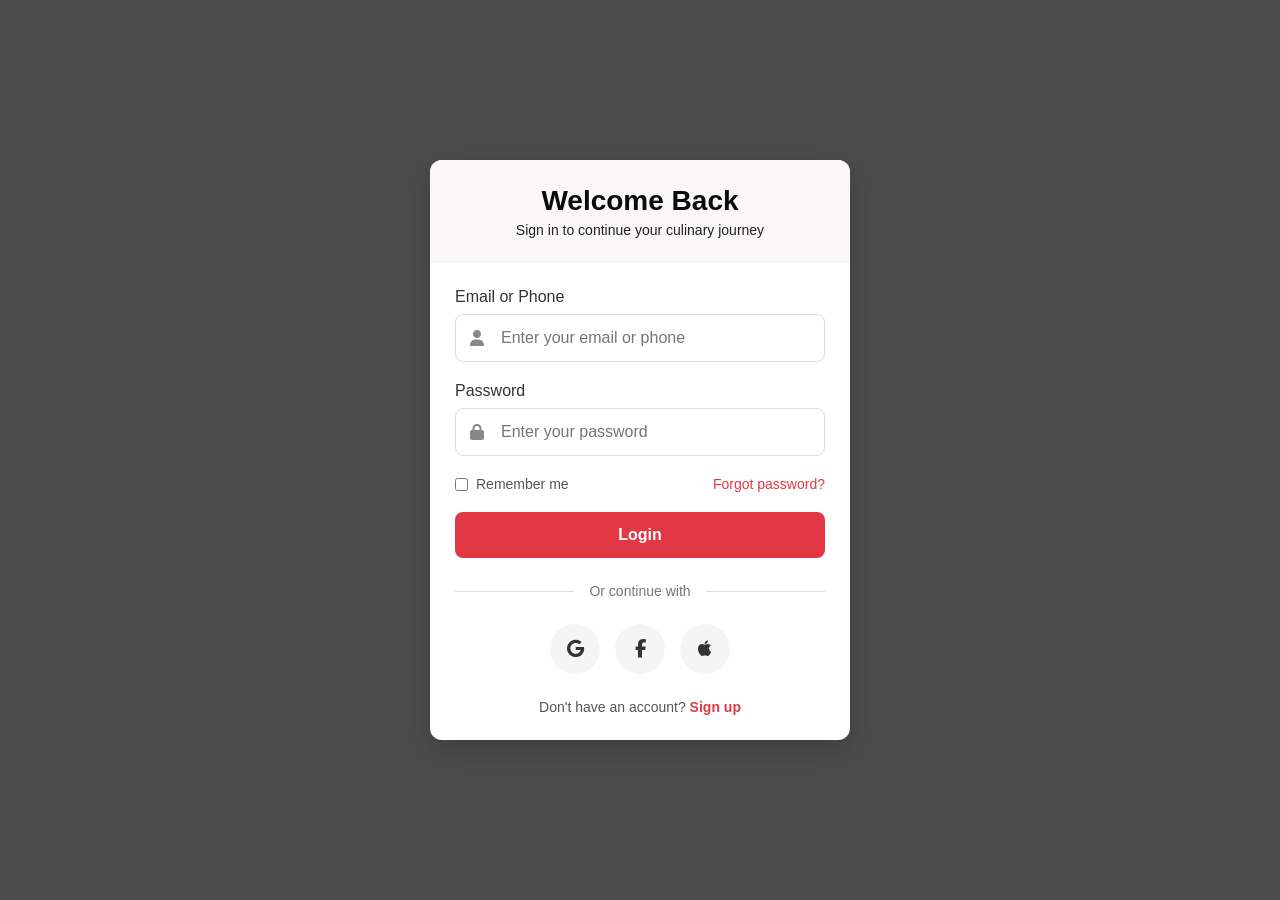
<file: login.html>
<!DOCTYPE html>
<html lang="en">
<head>
    <meta charset="UTF-8">
    <meta name="viewport" content="width=device-width, initial-scale=1.0">
    <title>Zomato - Login</title>
    <link rel="stylesheet" href="https://cdnjs.cloudflare.com/ajax/libs/font-awesome/6.4.0/css/all.min.css">
    <style>
        * {
            margin: 0;
            padding: 0;
            box-sizing: border-box;
            font-family: 'Segoe UI', Tahoma, Geneva, Verdana, sans-serif;
        }
        
        body {
            display: flex;
            justify-content: center;
            align-items: center;
            min-height: 100vh;
            background: linear-gradient(rgba(0, 0, 0, 0.7), rgba(0, 0, 0, 0.7)), 
                        url('https://images.unsplash.com/photo-1513104890138-7c749659a591?ixlib=rb-4.0.3&ixid=M3wxMjA3fDB8MHxwaG90by1wYWdlfHx8fGVufDB8fHx8fA%3D%3D&auto=format&fit=crop&w=2070&q=80') no-repeat center center/cover;
            padding: 20px;
        }
        
        .login-container {
            background: white;
            border-radius: 12px;
            box-shadow: 0 10px 30px rgba(0, 0, 0, 0.2);
            width: 100%;
            max-width: 420px;
            overflow: hidden;
        }
        
        .login-header {
            background: #f9f7f7;
            color: rgb(12, 12, 12);
            padding: 25px 20px;
            text-align: center;
        }
        
        .login-header h1 {
            font-size: 28px;
            margin-bottom: 5px;
            font-weight: 700;
        }
        
        .login-header p {
            font-size: 14px;
            opacity: 0.9;
        }
        
        .login-form {
            padding: 25px;
        }
        
        .form-group {
            margin-bottom: 20px;
        }
        
        .form-group label {
            display: block;
            margin-bottom: 8px;
            font-weight: 500;
            color: #333;
        }
        
        .input-with-icon {
            position: relative;
        }
        
        .input-with-icon i {
            position: absolute;
            left: 15px;
            top: 50%;
            transform: translateY(-50%);
            color: #888;
        }
        
        .input-with-icon input {
            width: 100%;
            padding: 14px 14px 14px 45px;
            border: 1px solid #ddd;
            border-radius: 8px;
            font-size: 16px;
            transition: border-color 0.3s;
        }
        
        .input-with-icon input:focus {
            border-color: #e23744;
            outline: none;
        }
        
        .remember-forgot {
            display: flex;
            justify-content: space-between;
            align-items: center;
            margin-bottom: 20px;
            font-size: 14px;
        }
        
        .remember-forgot label {
            display: flex;
            align-items: center;
            color: #555;
        }
        
        .remember-forgot input {
            margin-right: 8px;
        }
        
        .remember-forgot a {
            color: #e23744;
            text-decoration: none;
        }
        
        .remember-forgot a:hover {
            text-decoration: underline;
        }
        
        .login-btn {
            width: 100%;
            padding: 14px;
            background: #e23744;
            color: white;
            border: none;
            border-radius: 8px;
            font-size: 16px;
            font-weight: 600;
            cursor: pointer;
            transition: background 0.3s;
        }
        
        .login-btn:hover {
            background: #c92c39;
        }
        
        .separator {
            display: flex;
            align-items: center;
            margin: 25px 0;
            color: #777;
        }
        
        .separator::before,
        .separator::after {
            content: "";
            flex: 1;
            height: 1px;
            background: #ddd;
        }
        
        .separator span {
            padding: 0 15px;
            font-size: 14px;
        }
        
        .social-login {
            display: flex;
            justify-content: center;
            gap: 15px;
            margin-bottom: 25px;
        }
        
        .social-btn {
            display: flex;
            align-items: center;
            justify-content: center;
            width: 50px;
            height: 50px;
            border-radius: 50%;
            background: #f5f5f5;
            color: #333;
            font-size: 18px;
            cursor: pointer;
            transition: background 0.3s;
        }
        
        .social-btn:hover {
            background: #e9e9e9;
        }
        
        .signup-link {
            text-align: center;
            font-size: 14px;
            color: #555;
        }
        
        .signup-link a {
            color: #e23744;
            text-decoration: none;
            font-weight: 600;
        }
        
        .signup-link a:hover {
            text-decoration: underline;
        }
        
        @media (max-width: 480px) {
            .login-container {
                max-width: 100%;
            }
            
            .login-header {
                padding: 20px 15px;
            }
            
            .login-form {
                padding: 20px;
            }
        }
    </style>
</head>
<body>
    <div class="login-container">
        <div class="login-header">
            <h1>Welcome Back</h1>
            <p>Sign in to continue your culinary journey</p>
        </div>
        
        <div class="login-form">
            <div class="form-group">
                <label for="email">Email or Phone</label>
                <div class="input-with-icon">
                    <i class="fas fa-user"></i>
                    <input type="text" id="email" placeholder="Enter your email or phone">
                </div>
            </div>
            
            <div class="form-group">
                <label for="password">Password</label>
                <div class="input-with-icon">
                    <i class="fas fa-lock"></i>
                    <input type="password" id="password" placeholder="Enter your password">
                </div>
            </div>
            
            <div class="remember-forgot">
                <label>
                    <input type="checkbox"> Remember me
                </label>
                <a href="#">Forgot password?</a>
            </div>
            
            <button class="login-btn">Login</button>
            
            <div class="separator">
                <span>Or continue with</span>
            </div>
            
            <div class="social-login">
                <div class="social-btn">
                    <i class="fab fa-google"></i>
                </div>
                <div class="social-btn">
                    <i class="fab fa-facebook-f"></i>
                </div>
                <div class="social-btn">
                    <i class="fab fa-apple"></i>
                </div>
            </div>
            
            <div class="signup-link">
                Don't have an account? <a href="signup.html">Sign up</a>
            </div>
        </div>
    </div>

    <script>
        document.addEventListener('DOMContentLoaded', function() {
            const loginBtn = document.querySelector('.login-btn');
            
            loginBtn.addEventListener('click', function() {
                const email = document.getElementById('email').value;
                const password = document.getElementById('password').value;
                
                if (!email || !password) {
                    alert('Please fill in all fields');
                    return;
                }
                
                // Simulate login process
                loginBtn.textContent = 'Logging in...';
                loginBtn.disabled = true;
                
                setTimeout(function() {
                    alert('Login successful! Redirecting to homepage...');
                    loginBtn.textContent = 'Login';
                    loginBtn.disabled = false;
                    // In a real application, you would redirect to another page
                    // window.location.href = 'index.html';
                }, 1500);
            });
        });
    </script>
</body>
</html>
</file>
